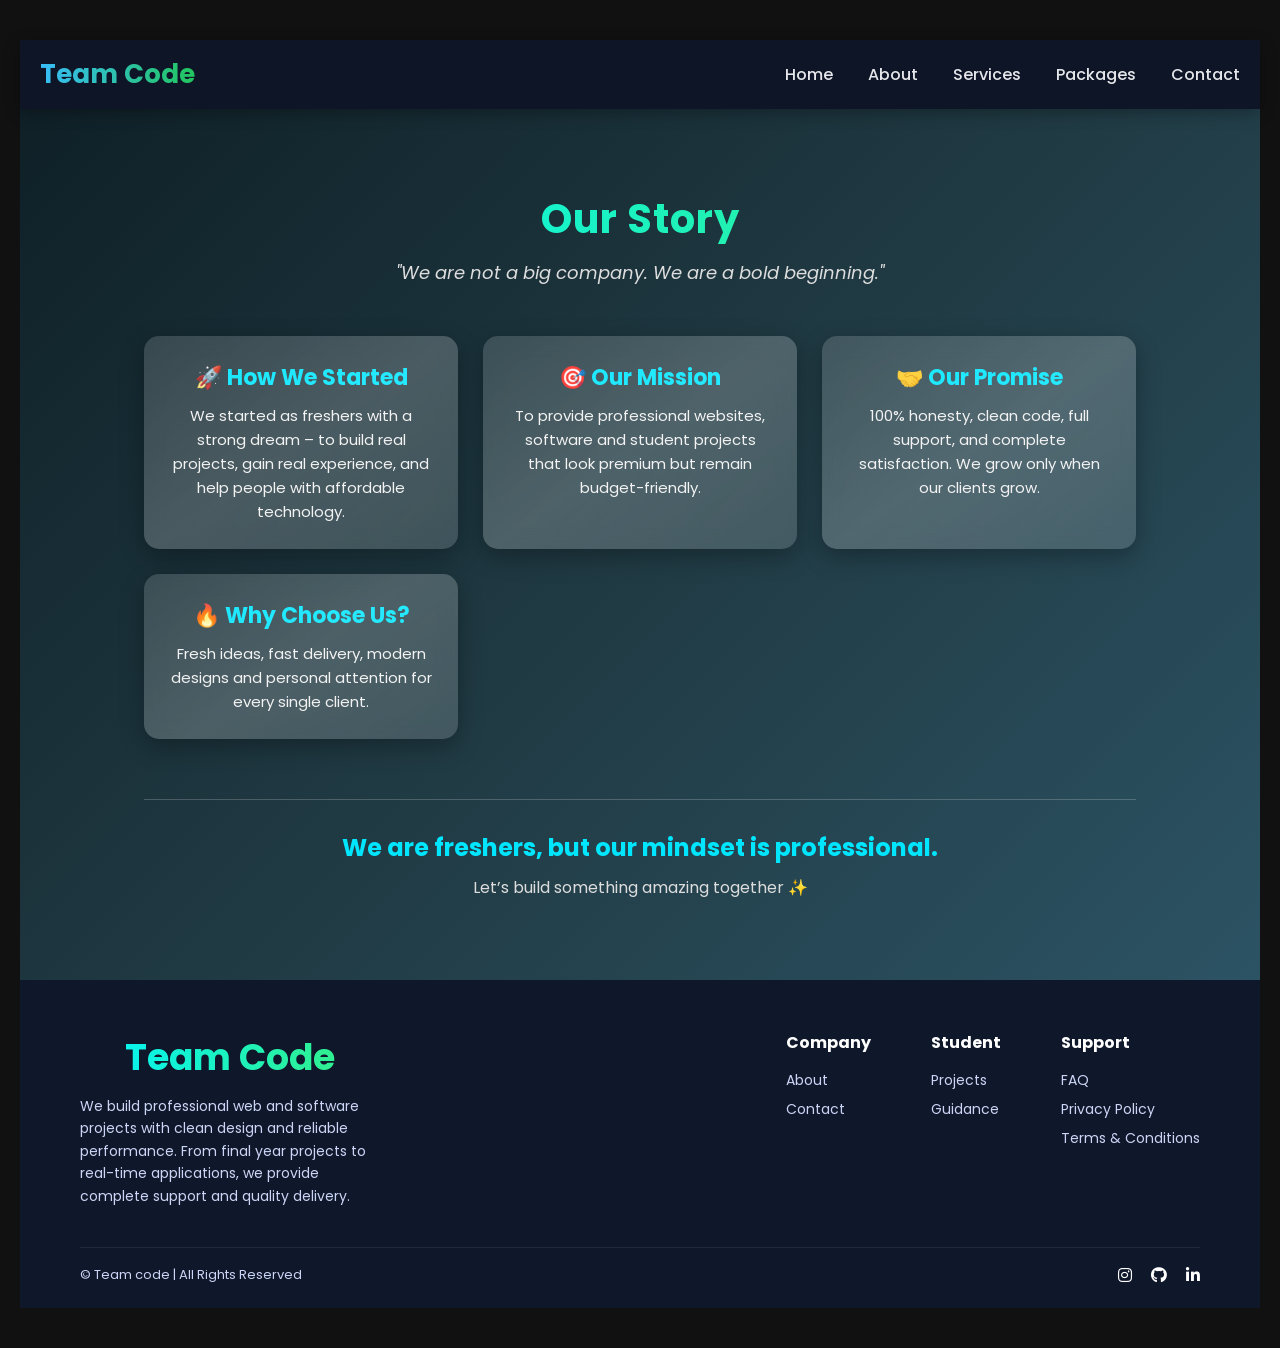
<file: about.html>
<!DOCTYPE html>
<html lang="en">
<head>
  <meta charset="UTF-8">
  <title>team code</title>
  <link rel="stylesheet" href="index.css">
</head>
<body>

  <!-- Navbar -->
  <nav class="navbar">
    <div class="logo">Team Code</div>

    <ul class="nav-links">
      <li><a href="index.html">Home</a></li>
      <li><a href="about.html">About</a></li>
      <li><a href="service.html">Services</a></li>
      <li><a href="package.html">Packages</a></li>
      <li><a href="cont.html">Contact</a></li>
    </ul>

    <div class="menu-toggle" id="menu-toggle">☰</div>
  </nav>
  <section class="about-unique" id="about">
  <h2>Our Story</h2>
  <p class="about-quote">
    "We are not a big company. We are a bold beginning."
  </p>

  <div class="about-cards">

    <div class="about-card">
      <h3>🚀 How We Started</h3>
      <p>
        We started as freshers with a strong dream – to build real projects,
        gain real experience, and help people with affordable technology.
      </p>
    </div>

    <div class="about-card">
      <h3>🎯 Our Mission</h3>
      <p>
        To provide professional websites, software and student projects that
        look premium but remain budget-friendly.
      </p>
    </div>

    <div class="about-card">
      <h3>🤝 Our Promise</h3>
      <p>
        100% honesty, clean code, full support, and complete satisfaction.
        We grow only when our clients grow.
      </p>
    </div>

    <div class="about-card">
      <h3>🔥 Why Choose Us?</h3>
      <p>
        Fresh ideas, fast delivery, modern designs and personal attention
        for every single client.
      </p>
    </div>

  </div>

  <div class="about-footer">
    <h3>We are freshers, but our mindset is professional.</h3>
    <p>Let’s build something amazing together ✨</p>
  </div>
</section>
<footer class="footer">
  <div class="footer-container">

    <!-- Left -->
    <div class="footer-left">
      <h2>Team Code</h2>
      <p>
        We build professional web and software projects with clean design and reliable performance.
From final year projects to real-time applications,
 we provide complete support and quality delivery.
       </p>
    </div>

    <!-- Right -->
    <div class="footer-links">

      <div class="col">
        <h3>Company</h3>
        <a href="about.html">About</a>
        <a href="cont.html">Contact</a>
      </div>

      <div class="col">
        <h3>Student</h3>
        <a href="#">Projects</a>
        <a href="#">Guidance</a>
      </div>

      
      <div class="col">
        <h3>Support</h3>
        <a href="#">FAQ</a>
        <a href="#">Privacy Policy</a>
        <a href="#">Terms & Conditions</a>
      </div>

    </div>
  </div>

  <!-- Bottom -->
  <div class="footer-bottom">
    <p>© Team code | All Rights Reserved</p>

    <div class="social-icons">

      <a href="#"><i class="fab fa-instagram"></i></a>
      <a href="#"><i class="fab fa-github"></i></a>
      <a href="#"><i class="fab fa-linkedin-in"></i></a>
    </div>
  </div>
</footer>

<!-- Font Awesome -->
<link rel="stylesheet" href="https://cdnjs.cloudflare.com/ajax/libs/font-awesome/6.5.0/css/all.min.css">
  </body>
  </html>
</file>
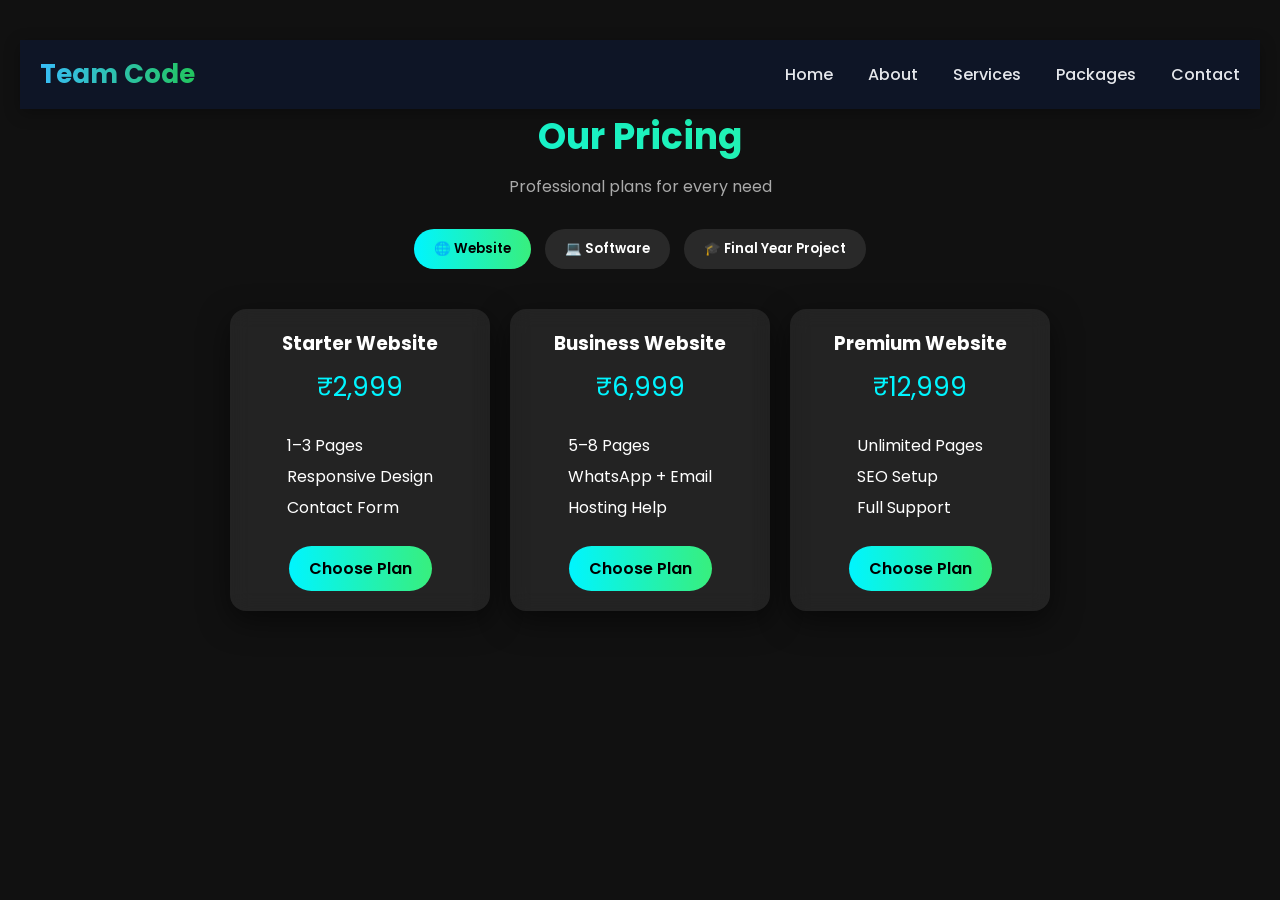
<file: package.html>
<!DOCTYPE html>
<html lang="en">
<head>
  <meta charset="UTF-8">
  <title>Team Code Packages</title>
  <link rel="stylesheet" href="index.css">
</head>
<body>
  <!-- Navbar -->
  <nav class="navbar">
    <div class="logo">Team Code</div>

    <ul class="nav-links">
      <li><a href="index.html">Home</a></li>
      <li><a href="about.html">About</a></li>
      <li><a href="service.html">Services</a></li>
      <li><a href="package.html">Packages</a></li>
      <li><a href="cont.html">Contact</a></li>
    </ul>

    <div class="menu-toggle" id="menu-toggle">☰</div>
  </nav>
  

<h2>Our Pricing</h2>
<p class="pricing-sub">Professional plans for every need</p>

<div class="pricing-tabs">
  <button class="tab-btn active" onclick="showPricing('web',this)">🌐 Website</button>
  <button class="tab-btn" onclick="showPricing('software',this)">💻 Software</button>
  <button class="tab-btn" onclick="showPricing('finalyear',this)">🎓 Final Year Project</button>
</div>

<!-- WEBSITE -->
<div class="pricing-container active" id="web">
  <div class="price-card">
    <h3>Starter Website</h3>
    <p class="amount">₹2,999</p>
    <ul><li>1–3 Pages</li><li>Responsive Design</li><li>Contact Form</li></ul>
    <a href="booking.html?pkg=Starter Website&price=₹2,999" class="price-btn">Choose Plan</a>
  </div>
  <div class="price-card">
    <h3>Business Website</h3>
    <p class="amount">₹6,999</p>
    <ul><li>5–8 Pages</li><li>WhatsApp + Email</li><li>Hosting Help</li></ul>
    <a href="booking.html?pkg=Business Website&price=₹6,999" class="price-btn">Choose Plan</a>
  </div>
  <div class="price-card">
    <h3>Premium Website</h3>
    <p class="amount">₹12,999</p>
    <ul><li>Unlimited Pages</li><li>SEO Setup</li><li>Full Support</li></ul>
    <a href="booking.html?pkg=Premium Website&price=₹12,999" class="price-btn">Choose Plan</a>
  </div>
</div>

<!-- SOFTWARE -->
<div class="pricing-container" id="software">
  <div class="price-card">
    <h3>Mini Software</h3>
    <p class="amount">₹4,999</p>
    <ul><li>Small System</li><li>Source Code</li><li>1 Revision</li></ul>
    <a href="booking.html?pkg=Mini Software&price=₹4,999" class="price-btn">Choose Plan</a>
  </div>
  <div class="price-card">
    <h3>Complete Software</h3>
    <p class="amount">₹9,999</p>
    <ul><li>Full System</li><li>Documentation</li><li>Support</li></ul>
    <a href="booking.html?pkg=Complete Software&price=₹9,999" class="price-btn">Choose Plan</a>
  </div>
</div>

<!-- FINAL YEAR -->
<div class="pricing-container" id="finalyear">
  <div class="price-card">
    <h3>Normal Project</h3>
    <p class="amount">₹3,999</p>
    <ul><li>Project + PPT</li><li>Explanation</li></ul>
    <a href="booking.html?pkg=Normal Project&price=₹3,999" class="price-btn">Choose Plan</a>
  </div>
  <div class="price-card">
    <h3>Premium Project</h3>
    <p class="amount">₹7,999</p>
    <ul><li>Project + Report</li><li>Viva Support</li></ul>
    <a href="booking.html?pkg=Premium Project&price=₹7,999" class="price-btn">Choose Plan</a>
  </div>
</div>

<script>
function showPricing(type, btn){
  document.querySelectorAll('.pricing-container').forEach(c=>c.classList.remove('active'));
  document.querySelectorAll('.tab-btn').forEach(b=>b.classList.remove('active'));
  document.getElementById(type).classList.add('active');
  btn.classList.add('active');
}
</script>

</body>
</html>
</file>
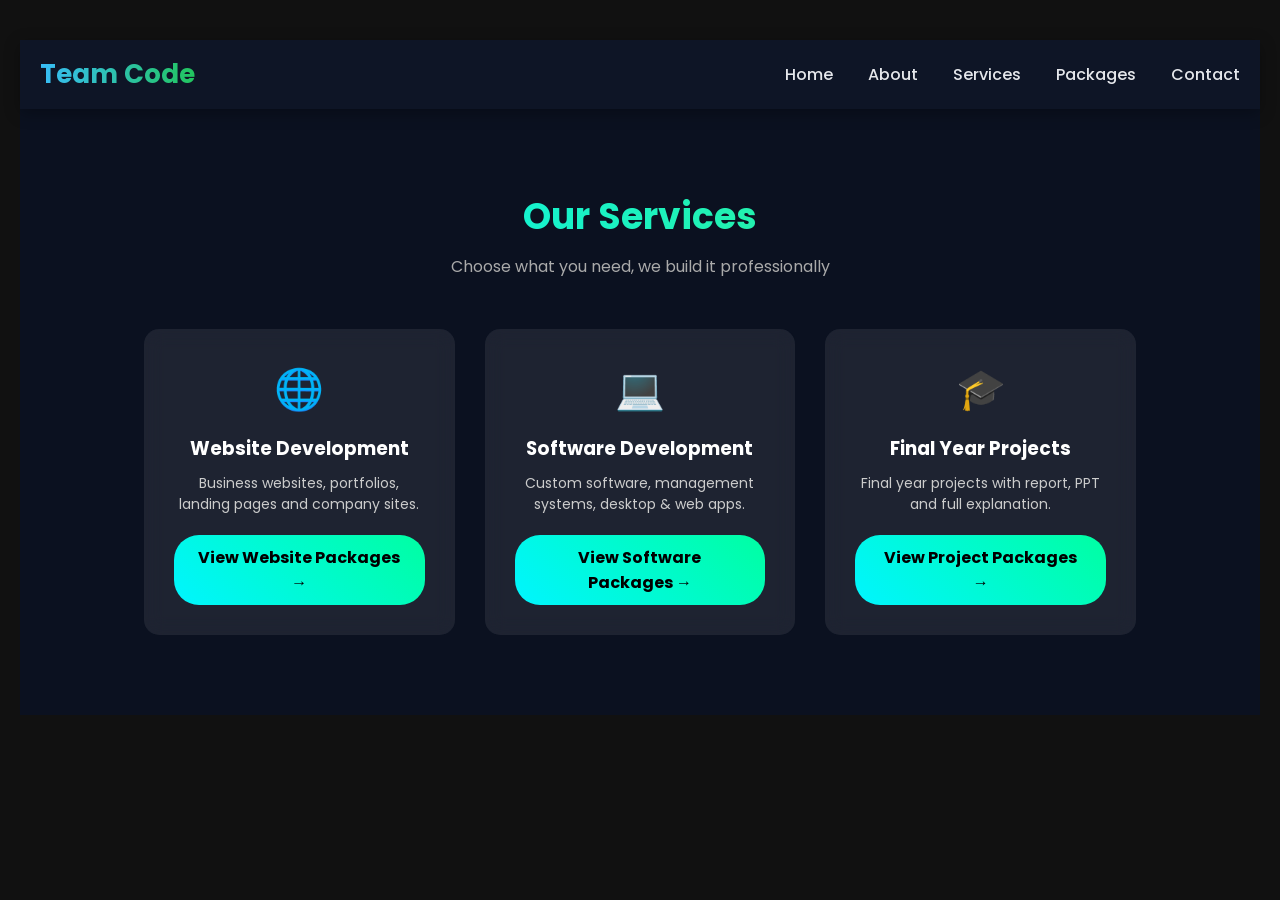
<file: service.html>
<!DOCTYPE html>
<html lang="en">
<head>
  <meta charset="UTF-8">
  <title>team code</title>
  <link rel="stylesheet" href="index.css">
</head>
<body>

  <!-- Navbar -->
  <nav class="navbar">
    <div class="logo">Team Code</div>

    <ul class="nav-links">
      <li><a href="index.html">Home</a></li>
      <li><a href="about.html">About</a></li>
      <li><a href="service.html">Services</a></li>
      <li><a href="package.html">Packages</a></li>
      <li><a href="cont.html">Contact</a></li>
    </ul>

    <div class="menu-toggle" id="menu-toggle">☰</div>
  </nav>
<section class="services" id="services">
  <h2 class="section-title">Our Services</h2>
  <p class="section-sub">Choose what you need, we build it professionally</p>

  <div class="service-container">

    <!-- Website Service -->
    <div class="service-card">
      <div class="icon">🌐</div>
      <h3>Website Development</h3>
      <p>Business websites, portfolios, landing pages and company sites.</p>
      <a href="package.html?type=web" class="service-btn">
        View Website Packages →
      </a>
    </div>

    <!-- Software Service -->
    <div class="service-card">
      <div class="icon">💻</div>
      <h3>Software Development</h3>
      <p>Custom software, management systems, desktop & web apps.</p>
      <a href="package.html?type=software" class="service-btn">
        View Software Packages →
      </a>
    </div>

    <!-- Final Year Project -->
    <div class="service-card">
      <div class="icon">🎓</div>
      <h3>Final Year Projects</h3>
      <p>Final year projects with report, PPT and full explanation.</p>
      <a href="package.html?type=finalyear" class="service-btn">
        View Project Packages →
      </a>
    </div>

  </div>
</section>
    </body>
  </html>
</file>
<file: index.css>
/* Google Font */
@import url('https://fonts.googleapis.com/css2?family=Poppins:wght@300;400;500;600;700&display=swap');

*{
  margin:0;
  padding:0;
  box-sizing:border-box;
  font-family:'Poppins', sans-serif;
}

body{
  background:#0f172a;
  
  color:#e5e7eb;
}

/* Navbar */
.navbar{
  display:flex;
  justify-content:space-between;
  align-items:center;
  padding:15px 20px;
  background:rgba(15, 23, 42, 0.9);
  backdrop-filter: blur(10px);
  position:sticky;
  top:0;
  z-index:1000;
  box-shadow:0 4px 15px rgba(0,0,0,0.3);
}

/* Logo */
.logo{
  font-size:26px;
  font-weight:700;
  background:linear-gradient(90deg,#38bdf8,#22c55e);
  -webkit-background-clip:text;
  -webkit-text-fill-color:transparent;
}

/* Nav Links */
.nav-links{
  list-style:none;
  display:flex;
  gap:35px;
}

.nav-links li a{
  text-decoration:none;
  color:#e5e7eb;
  font-size:16px;
  font-weight:500;
  position:relative;
  transition:0.3s;
}

/* Hover underline animation */
.nav-links li a::after{
  content:'';
  position:absolute;
  width:0;
  height:2px;
  left:0;
  bottom:-6px;
  background:linear-gradient(90deg,#38bdf8,#22c55e);
  transition:0.3s;
}

.nav-links li a:hover::after{
  width:100%;
}

.nav-links li a:hover{
  color:#38bdf8;
}

/* Particles */
#particles-js{
  position:fixed;
  width:100%;
  height:100%;
  z-index:-2;
}

/* Molecules */
.molecules{
  position:fixed;
  top:0;
  left:0;
  width:100%;
  height:100%;
  pointer-events:none;
  z-index:-1;
}

.molecules span{
  position:absolute;
  width:10px;
  height:10px;
  background:#38bdf8;
  border-radius:50%;
  opacity:0.5;
  animation: floatMolecule 20s linear infinite;
  box-shadow:0 0 15px #38bdf8;
}

/* random positions */
.molecules span:nth-child(1){top:20%;left:10%;animation-duration:18s;}
.molecules span:nth-child(2){top:60%;left:30%;animation-duration:22s;}
.molecules span:nth-child(3){top:80%;left:70%;animation-duration:25s;}
.molecules span:nth-child(4){top:40%;left:85%;animation-duration:20s;}
.molecules span:nth-child(5){top:10%;left:60%;animation-duration:23s;}
.molecules span:nth-child(6){top:90%;left:40%;animation-duration:26s;}

@keyframes floatMolecule{
  0%{
    transform:translateY(0) translateX(0);
    opacity:0.3;
  }
  50%{
    transform:translateY(-150px) translateX(60px);
    opacity:0.7;
  }
  100%{
    transform:translateY(-300px) translateX(-40px);
    opacity:0;
  }
}

/* Hero */
.hero{
  height:100vh;
  display:flex;
  flex-direction:column;
  justify-content:center;
  align-items:center;
  text-align:center;
}

.hero h1{
  font-size:3rem;
  color:#38bdf8;
}

.hero p{
  margin:10px 0;
  font-size:1.2rem;
}

.hero-btn{
  margin-top:20px;
  padding:12px 30px;
  background:#38bdf8;
  color:black;
  border-radius:25px;
  text-decoration:none;
  font-weight:bold;
}

/* Counter */
.counter{
  display:flex;
  justify-content:center;
  gap:30px;
  padding:60px 20px;
}

.counter-box{
  background:rgba(255,255,255,0.1);
  padding:25px;
  border-radius:12px;
  width:200px;
  text-align:center;
  backdrop-filter:blur(10px);
}

.counter-box h2{
  color:#38bdf8;
}

/* Contact Button */
.btn{
  padding:8px 18px;
  border-radius:30px;
  background:linear-gradient(135deg,#22c55e,#38bdf8);
  color:#020617 !important;
  font-weight:600;
  box-shadow:0 4px 12px rgba(56,189,248,0.4);
  transition:0.3s;
}

.btn:hover{
  transform:translateY(-2px);
  box-shadow:0 6px 20px rgba(56,189,248,0.6);
}

/* Mobile menu icon */
.menu-toggle{
  display:none;
  font-size:28px;
  cursor:pointer;
  color:#38bdf8;
}

/* Mobile view */
@media(max-width:900px){
  .navbar{
    padding:15px 25px;
  }

  .nav-links{
    position:absolute;
    top:70px;
    left:0;
    width:100%;
    background:#020617;
    flex-direction:column;
    align-items:center;
    gap:20px;
    padding:25px 0;
    display:none;
    box-shadow:0 10px 30px rgba(0,0,0,0.6);
    animation:slideDown 0.4s ease;
  }

  .nav-links.active{
    display:flex;
  }

  .menu-toggle{
    display:block;
  }
}

/* Animation */
@keyframes slideDown{
  from{
    opacity:0;
    transform:translateY(-20px);
  }
  to{
    opacity:1;
    transform:translateY(0);
  }
}
/* Home Section */
.home{
  min-height:90vh;
  display:flex;
  align-items:center;
  justify-content:center;
  text-align:center;
  padding:0 20px;
  background:radial-gradient(circle at top, #1e293b, #020617);
}

.home-content{
  max-width:800px;
}

.home h1{
  font-size:48px;
  font-weight:700;
  line-height:1.2;
  background:linear-gradient(90deg,#38bdf8,#22c55e);
  -webkit-background-clip:text;
  -webkit-text-fill-color:transparent;
}

.home p{
  margin:20px 0 40px;
  font-size:18px;
  color:#cbd5f5;
}

.home-buttons{
  display:flex;
  justify-content:center;
  gap:20px;
  flex-wrap:wrap;
}

/* Outline button */
.btn-outline{
  padding:8px 22px;
  border-radius:30px;
  border:2px solid #38bdf8;
  color:#38bdf8;
  font-weight:600;
  text-decoration:none;
  transition:0.3s;
}

.btn-outline:hover{
  background:#38bdf8;
  color:#020617;
}

/* Responsive */
@media(max-width:768px){
  .home h1{
    font-size:34px;
  }
  .home p{
    font-size:16px;
  }
}
/* Premium Floating Molecules */
.particles{
  position: fixed;
  top:0;
  left:0;
  width:100%;
  height:100%;
  overflow:hidden;
  z-index:1;
  pointer-events:none;
}

.particles span{
  position:absolute;
  display:block;
  width:12px;
  height:12px;
  border-radius:50%;
  background: radial-gradient(circle, #38bdf8, #0ea5e9);
  box-shadow: 0 0 15px rgba(56,189,248,0.9),
              0 0 30px rgba(14,165,233,0.6);
  animation: floatMolecule 20s ease-in-out infinite;
  opacity:0.8;
}

/* Different sizes + speeds + positions */
.particles span:nth-child(1){ left:10%; width:6px; height:6px; animation-duration:18s;}
.particles span:nth-child(2){ left:20%; width:14px; height:14px; animation-duration:25s;}
.particles span:nth-child(3){ left:30%; width:8px; height:8px; animation-duration:20s;}
.particles span:nth-child(4){ left:40%; width:10px; height:10px; animation-duration:22s;}
.particles span:nth-child(5){ left:50%; width:16px; height:16px; animation-duration:28s;}
.particles span:nth-child(6){ left:60%; width:7px; height:7px; animation-duration:19s;}
.particles span:nth-child(7){ left:70%; width:12px; height:12px; animation-duration:26s;}
.particles span:nth-child(8){ left:80%; width:9px; height:9px; animation-duration:23s;}
.particles span:nth-child(9){ left:90%; width:5px; height:5px; animation-duration:17s;}
.particles span:nth-child(10){ left:25%; width:15px; height:15px; animation-duration:30s;}

/* More organic animation */
@keyframes floatMolecule{
  0%{
    transform: translateY(100vh) translateX(0) scale(0.8);
    opacity:0;
  }
  25%{
    transform: translateY(70vh) translateX(40px) scale(1);
    opacity:1;
  }
  50%{
    transform: translateY(40vh) translateX(-40px) scale(1.1);
  }
  75%{
    transform: translateY(10vh) translateX(30px) scale(0.9);
  }
  100%{
    transform: translateY(-20vh) translateX(-30px) scale(0.6);
    opacity:0;
  }
  }
  .home-slider{
  text-align:center;
  padding:50px 20px;
  color:#fff;
}

.slide-box{
  max-width:700px;
  margin:20px auto;
  background:rgba(255,255,255,0.08);
  padding:25px;
  border-radius:15px;
  backdrop-filter:blur(10px);
  box-shadow:0 0 20px rgba(0,0,0,0.4);
}

.slide{
  display:none;
  font-size:18px;
  animation:fade 0.5s ease;
}

.slide.active{
  display:block;
}

@keyframes fade{
  from{opacity:0;}
  to{opacity:1;}
}

.dots{
  margin-top:15px;
}

.dot{
  height:12px;
  width:12px;
  background:#555;
  border-radius:50%;
  display:inline-block;
  margin:0 5px;
  cursor:pointer;
  transition:0.3s;
}

.dot.active{
  background:#38ef7d;
  transform:scale(1.3);
}
  .quick-contact{
  background:linear-gradient(135deg,#0f2027,#203a43,#2c5364);
  padding:80px 20px;
  text-align:center;
  color:#fff;
}

.quick-contact h2{
  font-size:2.5rem;
  margin-bottom:10px;
  background:linear-gradient(90deg,#00f5ff,#00ff9c);
  -webkit-background-clip:text;
  -webkit-text-fill-color:transparent;
}

.quick-contact p{
  font-size:1.1rem;
  color:#ccc;
  margin-bottom:40px;
}

.contact-buttons{
  display:flex;
  justify-content:center;
  gap:20px;
  flex-wrap:wrap;
}

/* Common Button Style */
.contact-buttons .btn{
  padding:12px 22px;
  border-radius:40px;
  font-size:0.95rem;
  font-weight:600;
  text-decoration:none;
  display:inline-flex;
  align-items:center;
  justify-content:center;
  gap:8px;
  transition:all 0.35s ease;
  position:relative;
  overflow:hidden;
  width:auto;
  min-width:auto;
  box-shadow:0 6px 20px rgba(0,0,0,0.3);
}

/* Contact Form Button */
.btn-form{
  background:linear-gradient(135deg,#ffffff,#e6e6e6);
  color:#111;
}

.btn-form:hover{
  transform:translateY(-5px) scale(1.05);
  box-shadow:0 12px 25px rgba(255,255,255,0.4);
}

/* Call Button */
.btn-call{
  background:linear-gradient(135deg,#ff9800,#ff5722);
  color:#fff;
}

.btn-call:hover{
  transform:translateY(-5px) scale(1.05);
  box-shadow:0 12px 25px rgba(255,152,0,0.5);
}

/* WhatsApp Button */
.btn-whatsapp{
  background:linear-gradient(135deg,#25D366,#128C7E);
  color:#fff;
}

.btn-whatsapp:hover{
  transform:translateY(-5px) scale(1.05);
  box-shadow:0 12px 25px rgba(37,211,102,0.5);
}
  
 /* ================= CONTACT SECTION ================= */

.contact{
  min-height:100vh;
  display:flex;
  justify-content:center;
  align-items:center;
  padding:80px 20px;
  background: radial-gradient(circle at top, #0f172a, #020617);
}

.contact-card{
  width:100%;
  max-width:450px;
  background: rgba(255,255,255,0.08);
  backdrop-filter: blur(15px);
  border-radius:20px;
  padding:40px;
  text-align:center;
  box-shadow:0 0 30px rgba(0,255,255,0.3);
  animation: glow 3s infinite alternate;
}

@keyframes glow{
  from{
    box-shadow:0 0 20px rgba(56,189,248,0.3);
  }
  to{
    box-shadow:0 0 40px rgba(56,189,248,0.8);
  }
}

.contact-card h2{
  font-size:32px;
  margin-bottom:10px;
  background: linear-gradient(90deg,#38bdf8,#22d3ee);
  -webkit-background-clip:text;
  -webkit-text-fill-color:transparent;
}

.contact-card p{
  color:#cbd5f5;
  font-size:14px;
  margin-bottom:25px;
}

.contact-card input,
.contact-card textarea{
  width:100%;
  padding:12px 15px;
  margin:10px 0;
  border:none;
  border-radius:10px;
  outline:none;
  background: rgba(255,255,255,0.12);
  color:white;
  font-size:14px;
}

.contact-card input::placeholder,
.contact-card textarea::placeholder{
  color:#94a3b8;
}

.contact-card textarea{
  height:120px;
  resize:none;
}

.btn{
  margin-top:15px;
  width:100%;
  padding:12px;
  border:none;
  border-radius:25px;
  font-size:15px;
  cursor:pointer;
  color:#020617;
  background: linear-gradient(90deg,#22d3ee,#38bdf8);
  transition:0.3s;
}

.btn:hover{
  transform:scale(1.05);
  box-shadow:0 0 20px rgba(56,189,248,0.9);
}
/* Social icons container - below the form in one row */
.social-contact{
  margin-top: 25px;
  text-align: center;
}

.social-links{
  display: flex;
  justify-content: center;
  gap: 18px;
}

/* Icon style */
.social{
  width: 50px;
  height: 50px;
  background: #111;
  color: #fff;
  border-radius: 50%;
  display: flex;
  align-items: center;
  justify-content: center;
  font-size: 22px;
  transition: 0.3s;
  animation: floatOnce 2s ease-in-out 1; /* only one time float */
}

/* Individual colors */
.social.whatsapp{ background:#25D366; }
.social.email{ background:#EA4335; }
.social.instagram{ background:#E1306C; }
.social.github{ background:#333; }
.social.linkedin{ background:#0077B5; }

/* Hover effect */
.social:hover{
  transform: scale(1.1);
  box-shadow: 0 5px 15px rgba(0,0,0,0.4);
}

/* One-time floating animation */
@keyframes floatOnce {
  0%   { transform: translateY(15px); opacity: 0; }
  50%  { transform: translateY(-10px); opacity: 1; }
  100% { transform: translateY(0); }
}
/* Service Section*/
.services{
  padding:80px 10%;
  text-align:center;
  background:#0b1120;
  color:#fff;
}

.section-title{
  font-size:36px;
  margin-bottom:10px;
}

.section-sub{
  color:#aaa;
  margin-bottom:50px;
}

.service-container{
  display:grid;
  grid-template-columns:repeat(auto-fit,minmax(250px,1fr));
  gap:30px;
}

.service-card{
  background:rgba(255,255,255,0.08);
  border-radius:15px;
  padding:30px;
  transition:0.3s;
  backdrop-filter:blur(10px);
}

.service-card:hover{
  transform:translateY(-10px);
  box-shadow:0 0 20px rgba(0,255,255,0.4);
}

.icon{
  font-size:40px;
  margin-bottom:15px;
}

.service-card h3{
  margin:10px 0;
}

.service-card p{
  color:#ccc;
  font-size:14px;
}

.service-btn{
  display:inline-block;
  margin-top:20px;
  padding:10px 20px;
  border-radius:25px;
  background:linear-gradient(45deg,#00f5ff,#00ffa2);
  color:#000;
  text-decoration:none;
  font-weight:bold;
}
/*Package Section*/
 body { background:#111; color:#fff; font-family:sans-serif; padding:40px 20px; }
    h2 { text-align:center; font-size:36px; margin-bottom:10px; background:linear-gradient(to right,#00f5ff,#38ef7d); -webkit-background-clip:text; -webkit-text-fill-color:transparent;}
    .pricing-sub { text-align:center; color:#aaa; margin-bottom:30px; }

    .pricing-tabs { text-align:center; margin-bottom:40px; }
    .tab-btn {
      padding:10px 20px; margin:0 5px; border:none; border-radius:25px; cursor:pointer;
      background:rgba(255,255,255,0.1); color:#fff; font-weight:600; transition:0.3s;
    }
    .tab-btn.active { background:linear-gradient(to right,#00f5ff,#38ef7d); color:#000; }

    .pricing-container { display:none; justify-content:center; gap:20px; flex-wrap:wrap; }
    .pricing-container.active { display:flex; }

    .price-card {
      flex:0 0 260px; background:rgba(255,255,255,0.08); backdrop-filter:blur(10px);
      border-radius:16px; padding:20px; box-shadow:0 10px 30px rgba(0,0,0,0.5);
      display:flex; flex-direction:column; align-items:center; transition:0.4s;
    }
    .price-card:hover { transform:translateY(-10px) scale(1.03); }
    .price-card .tag { background:#00f5ff; color:#000; padding:4px 10px; border-radius:12px; font-size:12px; margin-bottom:8px; }
    .amount { font-size:26px; color:#00f5ff; margin:10px 0; }
    .price-card ul { list-style:none; padding:0; margin:10px 0; }
    .price-card ul li { margin:6px 0; }
    .price-btn {
      display:inline-block; margin-top:10px; padding:10px 20px;
      border-radius:25px; background:linear-gradient(to right,#00f5ff,#38ef7d);
      color:#000; text-decoration:none; font-weight:600; cursor:pointer;
      transition:0.3s;
    }
    .price-btn:hover { transform:scale(1.05); box-shadow:0 8px 20px rgba(0,245,255,0.6); }
    /*Booking*/

/* ABOUT UNIQUE SECTION */
.about-unique {
  padding: 80px 10%;
  background: linear-gradient(135deg, #0f2027, #203a43, #2c5364);
  color: #fff;
  text-align: center;
}

.about-unique h2 {
  font-size: 40px;
  margin-bottom: 10px;
  letter-spacing: 1px;
}

.about-quote {
  font-size: 18px;
  font-style: italic;
  color: #ddd;
  margin-bottom: 50px;
}

/* Cards Layout */
.about-cards {
  display: grid;
  grid-template-columns: repeat(auto-fit, minmax(250px, 1fr));
  gap: 25px;
}

/* Each Card */
.about-card {
  background: rgba(255, 255, 255, 0.08);
  padding: 25px;
  border-radius: 15px;
  backdrop-filter: blur(10px);
  transition: all 0.4s ease;
  box-shadow: 0 8px 25px rgba(0,0,0,0.3);
  position: relative;
  overflow: hidden;
}

/* Glow effect */
.about-card::before {
  content: "";
  position: absolute;
  top: -50%;
  left: -50%;
  width: 200%;
  height: 200%;
  background: linear-gradient(
    120deg,
    transparent,
    rgba(255,255,255,0.15),
    transparent
  );
  transform: rotate(25deg);
  transition: 0.6s;
}

.about-card:hover::before {
  left: 100%;
}

.about-card:hover {
  transform: translateY(-10px) scale(1.02);
  background: rgba(255, 255, 255, 0.15);
}

/* Card Title */
.about-card h3 {
  font-size: 22px;
  margin-bottom: 10px;
  color: #00e6ff;
}

/* Card Text */
.about-card p {
  font-size: 15px;
  line-height: 1.6;
  color: #f1f1f1;
}

/* Footer */
.about-footer {
  margin-top: 60px;
  padding-top: 30px;
  border-top: 1px solid rgba(255,255,255,0.2);
}

.about-footer h3 {
  font-size: 24px;
  color: #00e6ff;
  margin-bottom: 10px;
}

.about-footer p {
  font-size: 16px;
  color: #ddd;
}

/* Responsive */
@media (max-width: 600px) {
  .about-unique h2 {
    font-size: 28px;
  }

  .about-footer h3 {
    font-size: 20px;
  }
}
/* footer Section*/
.footer {
  background: #0f172a;
  color: #fff;
  padding: 50px 60px 20px;
  font-family: Arial, sans-serif;
}

.footer-container {
  display: flex;
  justify-content: space-between;
  flex-wrap: wrap;
  gap: 40px;
}

.footer-left {
  max-width: 300px;
}

.footer-left h2 {
  color: #38bdf8;
  margin-bottom: 10px;
}

.footer-left p {
  font-size: 14px;
  line-height: 1.6;
  color: #cbd5f5;
}

.footer-links {
  display: flex;
  gap: 60px;
  flex-wrap: wrap;
}

.footer-links .col h3 {
  margin-bottom: 15px;
  font-size: 16px;
}

.footer-links .col a {
  display: block;
  text-decoration: none;
  color: #cbd5f5;
  font-size: 14px;
  margin-bottom: 8px;
  transition: 0.3s;
}

.footer-links .col a:hover {
  color: #38bdf8;
}

.footer-bottom {
  margin-top: 40px;
  padding-top: 15px;
  border-top: 1px solid #1e293b;
  display: flex;
  justify-content: space-between;
  align-items: center;
  flex-wrap: wrap;
}

.footer-bottom p {
  font-size: 13px;
  color: #cbd5f5;
}

.social-icons a {
  color: #fff;
  margin-left: 15px;
  font-size: 16px;
  transition: 0.3s;
}

.social-icons a:hover {
  color: #38bdf8;
}

/* Responsive */
@media (max-width: 768px) {
  .footer-container {
    flex-direction: column;
  }

  .footer-links {
    gap: 30px;
  }

  .footer-bottom {
    flex-direction: column;
    gap: 10px;
  }
}
</file>
